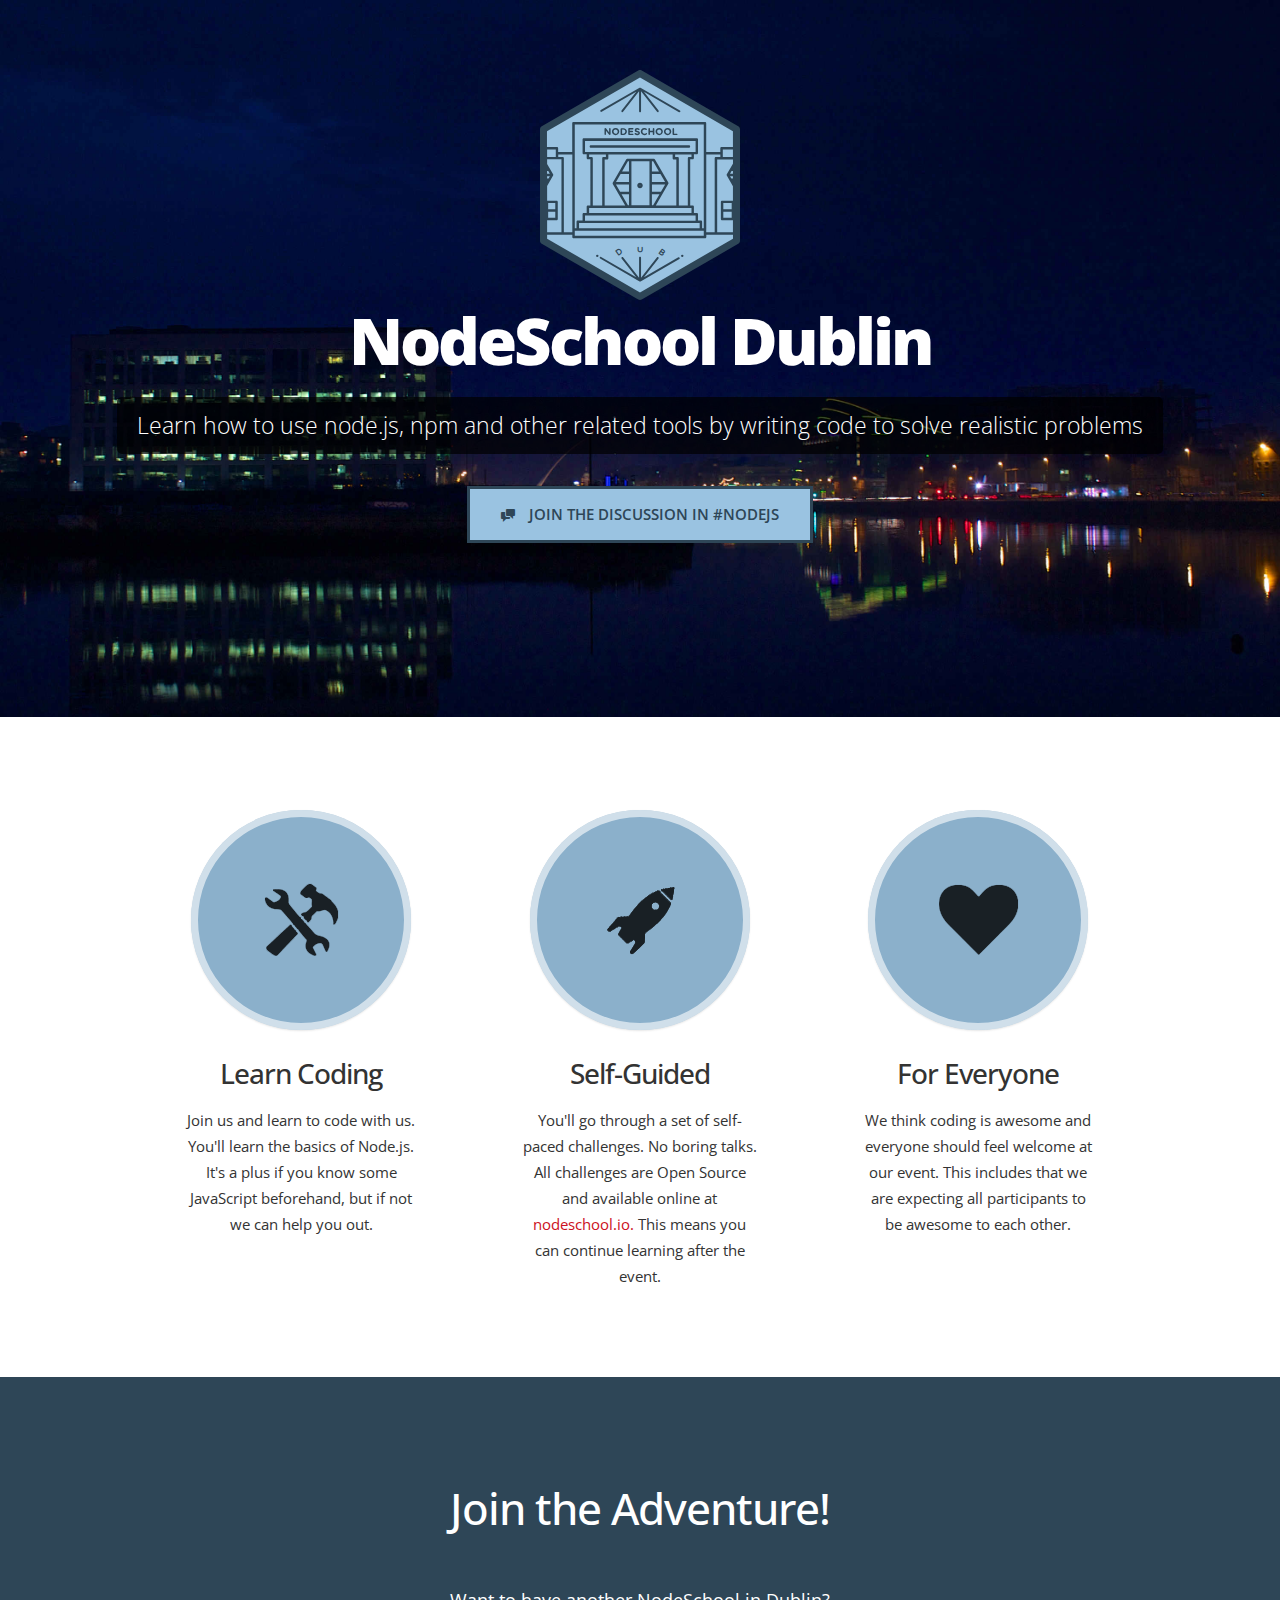
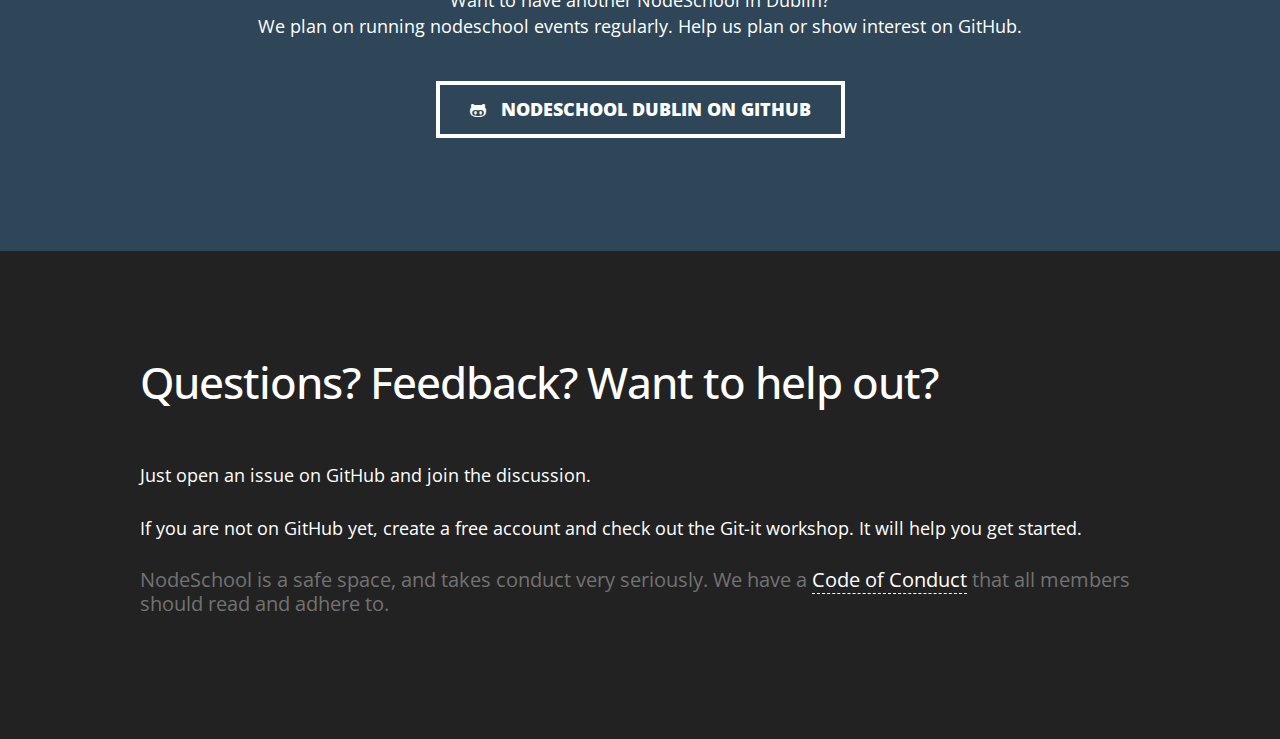
<file: index.html>
<!DOCTYPE html>
<!-- HTML5 Boilerplate -->
<!--[if lt IE 7]>      <html class="no-js lt-ie9 lt-ie8 lt-ie7"> <![endif]-->
<!--[if IE 7]>         <html class="no-js lt-ie9 lt-ie8"> <![endif]-->
<!--[if IE 8]>         <html class="no-js lt-ie9"> <![endif]-->
<!--[if gt IE 8]><!--> <html class="no-js"> <!--<![endif]-->
<head>
  <meta charset="utf-8">
  <meta http-equiv="X-UA-Compatible" content="IE=edge,chrome=1">

  <title>nodeschool - Dublin chapter</title>
  <meta name="description"
        content="nodeschool - Learn and help Node JS - Learn Help contribute">
  <meta name="author" content="Richard Littauer (ht John Fenton)">
  <meta http-equiv="cleartype" content="on">

  <link rel="shortcut icon" href="favicon.ico">

  <!-- Responsive -->
  <meta name="HandheldFriendly" content="True">
  <meta name="MobileOptimized" content="320">
  <meta name="viewport" content="width=device-width, initial-scale=1.0">

  <!-- Stylesheets -->
  <link href='http://fonts.googleapis.com/css?family=Open+Sans:300,700,800,400'
        rel='stylesheet' type='text/css'>
  <link rel="stylesheet" href="css/html5reset.css" media="all">
  <link rel="stylesheet" href="css/style.css" media="all">
  <link rel="stylesheet" href="css/col.css" media="all">
  <link rel="stylesheet" href="css/2cols.css" media="all">
  <link rel="stylesheet" href="css/3cols.css" media="all">
  <link rel="stylesheet" href="css/4cols.css" media="all">

  <!-- Octicons -->
  <link rel="stylesheet" href="octicons/octicons.css">

  <!-- Responsive Stylesheets -->
  <link rel="stylesheet"
        media="only screen and (max-width: 1024px) and (min-width: 769px)"
        href="css/1024.css">
  <link rel="stylesheet"
        media="only screen and (max-width: 768px) and (min-width: 481px)"
        href="css/768.css">
  <link rel="stylesheet"
        media="only screen and (max-width: 480px)"
        href="css/480.css">
  <!-- All JavaScript at the bottom, except for Modernizr which enables HTML5 elements and feature detects -->
  <script src="js/modernizr-2.5.3-min.js"></script>
</head>
<body>
  <div id="skiptomain"><a href="#maincontent">skip to main content</a></div>
  <div id="wrapper">
    <div id="headcontainer">
      <header>
        <h1>
          <img src="images/dublin-badge.svg" alt="NodeSchool Dublin Sticker"/><br/>
          NodeSchool Dublin
        </h1>
        <h2>
          Learn how to use node.js, npm and other related tools by writing code to solve realistic problems
        </h2>
        <a class='header-button' href="https://slackin-itc.herokuapp.com/ ">
          <span class="octicon octicon-comment-discussion"></span> Join the discussion in #nodejs
        </a>
      </header>
    </div>
    <div id="maincontentcontainer">
      <div id="maincontent">
        <div class="section group pillars">
          <div class="col span_1_of_3">
            <div class="ch-grid">
              <span>
                <div class="ch-item ch-img-1">
                  <div class="ch-info">
                    <img src="images/learn-big.png" class="big"/>
                  </div>
                </div>
              </span>
            </div>
            <h3>Learn Coding</h3>
            <p>Join us and learn to code with us. You'll learn the
            basics of Node.js. It's a plus if you know some JavaScript
            beforehand, but if not we can help you out.</p>
          </div>
          <div class="col span_1_of_3">
            <div class="ch-grid">
              <span>
                <div class="ch-item ch-img-2">
                  <div class="ch-info">
                    <img src="images/self-guided-big.png" class="big"/>
                  </div>
                </div>
              </span>
            </div>
            <h3>Self-Guided</h3>
            <p>You'll go through a set of self-paced challenges.
            No boring talks. All challenges are Open Source and available online
            at <a href="http://nodeschool.io/" target="_blank">nodeschool.io.</a>
            This means you can continue learning after the event.</p>
          </div>
          <div class="col span_1_of_3">
            <div class="ch-grid">
              <span>
                <div class="ch-item ch-img-3">
                  <div class="ch-info">
                    <img src="images/everyone-big.png" class="big"/>
                  </div>
                </div>
              </span>
            </div>
            <h3>For Everyone</h3>
            <p>We think coding is awesome and everyone should feel welcome at
            our event. This includes that we are expecting all participants to
            be awesome to each other.</p>
          </div>
        </div>
      </div>
        <div class="nextthing">
          <div id="maincontent">
            <div class="section group">
              <h3>Join the Adventure!</h3>

              <p>Want to have another NodeSchool in Dublin?<br/>We plan on
              running nodeschool events regularly. Help us plan
              or show interest on GitHub.</p>
              <a href="https://github.com/nodeschool/dublin"><span class="octicon octicon-octoface"></span> NodeSchool Dublin on Github</a>

            </div>
          </div>
        </div>
        <div class="questions">
          <div id="maincontent">
            <div class="section group">
              <h3>Questions? Feedback? Want to help out?</h3>
              <p>Just open an issue on GitHub and join the discussion.</p>
              <p>If you are not on GitHub yet, create a free account and check
              out the Git-it workshop. It will help you get started.</p>
              <h4>NodeSchool is a safe space, and takes conduct very seriously. We have a <a href="https://github.com/nodeschool/dublin/blob/gh-pages/CodeOfConduct.md">Code of Conduct</a> that all members should read and adhere to.</h4>
            </div>
          </div>
        </div>
      </div>
    </div>
  </div>
  <!-- JavaScript at the bottom for fast page loading -->
  <!-- Grab Google CDN's jQuery, with a protocol relative URL; fall back to local if necessary -->
  <script src="https://ajax.googleapis.com/ajax/libs/jquery/1.7.2/jquery.min.js"></script>
  <script>window.jQuery || document.write('<script src="js/jquery-1.7.2.min.js"><\/script>')</script>
  <!--[if (lt IE 9) & (!IEMobile)]>
  <script src="js/selectivizr-min.js"></script>
  <![endif]-->
  <!-- More Scripts-->
  <script src="js/responsivegridsystem.js"></script>
</body>
</html>
</file>
<file: css/style.css>
/* PALETTE
** Red: #2e4657
** Yellow: #9ac3e1
*/


/* BASIC PAGE SETUP ============================================================================= */

body {
margin : 0 auto;
padding : 0;
font : 100%/1.4 Open Sans, verdana, arial, helvetica, helve, sans-serif;
color : #000;
text-align: center;
background: #fff;
}

button,
input,
select,
textarea {
font-family :Open Sans , verdana, arial, helvetica, helve, sans-serif;
color : #333; }

/*  HEADINGS  ============================================================================= */

h1, h2, h3, h4, h5, h6 {
font-family: Open Sans, verdana, arial, helvetica, helve, sans-serif;
font-weight : normal;
margin-top: 10px;
}

h1 {
font-family: Open Sans, verdana, arial, helvetica, helve, sans-serif;
margin-bottom : 0.2em;
font-size : 5em; /* 96 / 16 */
font-weight:800;
line-height : 1;
letter-spacing:-3px;
}

h1 img {
	width: 200px;
}

.fword { opacity:.6; }

h2 {
margin-bottom : .5em;
margin-top : .5em;
font-size : 1.75em; /* 40 / 16 */
line-height : 1.2;
font-weight:300;
background: rgba(0,0,0,.7);
border-radius: 5px;
padding: 15px 20px;
display: inline-block;
}

h2 a { color:#fff; text-decoration:underline; }

h3 {
color: #333;
margin-bottom : 0.3em;
letter-spacing: -1px;
font-size : 1.75em; /* 28 / 16 */
line-height : 1.3; }


h4 {
color: #727272;
margin-bottom : 0.5em;
font-size : 1.5em; /* 24 / 16  */
line-height : 1.25; }

	footer h4 {
		color: #ccc;
	}

h5 {
color: #555;
margin-bottom : 1.25em;
font-size : 1em; /* 20 / 16 */ }

h6 {
color: #666;
font-size : 1em; /* 16 / 16  */ }

/*  TYPOGRAPHY  ============================================================================= */

p, ol, ul, dl, address {
margin-bottom : 1.5em;
font-size : 1em; /* 16 / 16 = 1 */ }

p {
hyphens : auto;  }


p.introtext {
font-family:  Open Sans, verdana, arial, helvetica, helve, sans-serif;
font-size : 2.5em; /* 40 / 16 */
color: #333;
line-height: 1.4em;
letter-spacing: -1px;
margin-bottom: 0.5em;
}


p.handwritten {
font-family: Open Sans, verdana, arial, helvetica, helve, sans-serif;
font-size: 1.375em; /* 24 / 16 */
line-height: 1.8em;
margin-bottom: 0.3em;
color: #666;
}

p.center {
text-align: center;
}


.and {
font-family: GoudyBookletter1911Regular, Georgia, Times New Roman, sans-serif;
font-size: 1.5em; /* 24 / 16 */
}

.heart {
font-size: 1.5em; /* 24 / 16 */
}

ul,
ol {
margin : 0 0 1.5em 0;
padding : 0 0 0 24px; }

li ul,
li ol {
margin : 0;
font-size : 1em; /* 16 / 16 = 1 */ }

dl,
dd {
margin-bottom : 1.5em; }

dt {
font-weight : normal; }

b, strong {
font-weight : bold; }

hr {
display : block;
margin : 1em 0;
padding : 0;
height : 1px;
border : 0;
border-top : 1px solid #ccc;
}

small {
font-size : 1em; /* 16 / 16 = 1 */ }

sub, sup {
font-size : 75%;
line-height : 0;
position : relative;
vertical-align : baseline; }

sup {
top : -.5em; }

sub {
bottom : -.25em; }

.subtext {
	color: #666;
	}

/* LINKS =============================================================================  */

a span.octicon {
	margin-right: 10px;
}

a img.socialicon {
	vertical-align: middle;
}

a {
color : #cc1122;
-webkit-transition: all 0.3s ease;
-moz-transition: all 0.3s ease;
-o-transition: all 0.3s ease;
transition: all 0.3s ease;
text-decoration: none;
}

a:visited {
color : #2e4657; }

a:focus {
outline : thin dotted;
color : rgb(0,0,0); }

a:hover,
a:active {
outline : 0;
color : #dd2233;
}

.questions a {
	color: #ffffff;
	border-bottom: 1px dashed #ffffff;
}

footer a {
color : #ffffff;
-webkit-transition: all 0.3s ease;
-moz-transition: all 0.3s ease;
-o-transition: all 0.3s ease;
transition: all 0.3s ease;
}

footer a:visited {
color : #fff; }

footer a:focus {
outline : thin dotted;
color : rgb(0,0,0); }

footer a:hover,
footer a:active {
outline : 0;
color : #fff;
}


/* IMAGES ============================================================================= */

img {
border : 0;
max-width: 100%;
height: auto;
width: auto\9; /* ie8 */
}

img.floatleft { float: left; margin: 0 10px 0 0; }
img.floatright { float: right; margin: 0 0 0 10px; }


/* TABLES ============================================================================= */

table {
border-collapse : collapse;
border-spacing : 0;
margin-bottom : 1.4em;
width : 100%; }

th, td, caption {
padding : .25em 10px .25em 5px; }

tfoot {
font-style : italic; }

caption {
background-color : transparent; }

/* FORMS ============================================================================= */

form {
margin : 0; }

fieldset {
margin-bottom : 1.5em;
padding : 0;
border-width : 0; }

legend {
*margin-left : -7px;
padding : 0;
border-width : 0; }

label{
font-weight : normal;
cursor : pointer;
display:block;
margin:0;
position:relative;
top:0;
left:0;
}

	label.inline{
	display:inline;
	margin:0;
	}

	label span{
	color:#666;
	font-size:0.9em;
	}

	label span.right{
	position:absolute;
	bottom:0;
	right:1em;
	text-align:right;
	}

	label.disabled{
	color:#ccc;
	}


button,
search,
input,
select,
textarea {
font-size : 100%;
margin : 0;
vertical-align : baseline;
*vertical-align : middle; }

button, input {
line-height : normal;
*overflow : visible; }

button,
input[type="button"],
input[type="reset"],
input[type="submit"] {
padding: 0.5em 1em;
margin: 0;
cursor : pointer;
text-shadow:0 1px 0 #fff;
}

input[type="checkbox"],
input[type="radio"] {
box-sizing : border-box; }

input[type="search"] {
	box-sizing : content-box;
}

button::-moz-focus-inner,
input::-moz-focus-inner {
padding : 0;
border : 0;  }

input{
margin:0;
border:1px solid #ccc;
font-size:1em;
padding:5px;
-moz-border-radius:5px;
-webkit-border-radius:5px;
border-radius:5px;
background:#fff;
-moz-box-shadow:inset 0px 0px 6px #ccc;
-webkit-box-shadow:inset 0px 1px 6px #ccc;
box-shadow:inset 0px 1px 6px #ccc;
}

	input::-webkit-input-placeholder,
	input:-moz-placeholder,
	.placeholder{
	color:#bbb;
	}

	input::-moz-focus-inner {border:0;}

	input[disabled="disabled"], input.disabled{
	color:#999;
	background:#f5f5f5;
	-moz-box-shadow:inset 0px 0px 2px #ddd;
	-webkit-box-shadow:inset 0px 1px 2px #ddd;
	box-shadow:inset 0px 1px 2px #ddd;
	}


/* Colors for form validity */
input:valid,
textarea:valid   {
/* Styles */ }

input:invalid,
textarea:invalid {
-webkit-box-shadow : 0 0 2px #f00;
-moz-box-shadow : 0 0 2px #f00;
box-shadow : 0 0 2px #f00; }

.no-boxshadow input:invalid,
.no-boxshadow textarea:invalid {
background-color : #ccc; }



/*  MAIN LAYOUT	============================================================================= */

#skiptomain { display: none; }

#wrapper {
	width: 100%;
	position: relative;
	text-align: left;
}

	#headcontainer {
		width: 100%;
		background: url(../images/header-opt.jpg) no-repeat  top;
		background-attachment:fixed;
		-webkit-background-size: cover;
		-moz-background-size: cover;
		-o-background-size: cover;
		background-size: cover;
		background-color: rgb(5, 7, 41);
	}

	 #headcontainer a { color:#fff; }

	 #headcontainer a.location {text-decoration:none;border-bottom:1px dashed #fff}

		header {
			clear: both;
			width: 100%; /* 1000px / 1250px */
			font-size: 0.8125em; /* 13 / 16 */
			margin: 0 auto;
			padding: 60px 0 154px;
			position: relative;
			color: #fff;
			text-align: center;
		}




	#maincontentcontainer {
		width: 100%;
	}

		.standardcontainer {

		}

		.darkcontainer {
			background: rgba(102, 102, 102, 0.05);
		}

		.lightcontainer {
			background: rgba(255, 255, 255, 0.33);
		}

			#maincontent{
				clear: both;
				width: 80%; /* 1000px / 1250px */
				font-size: 0.8125em; /* 13 / 16 */
				max-width: 1000px; /* 1200px / 13 */
				margin: 0 auto;
				padding: 1em 0px;
				color: #333;
				line-height: 1.5em;
				position: relative;
			}

			.maincontent{
				clear: both;
				width: 80%; /* 1000px / 1250px */
				font-size: 0.8125em; /* 13 / 16 */
				max-width: 92.3em; /* 1200px / 13 */
				margin: 0 auto;
				padding: 1em 0px;
				color: #333;
				line-height: 1.5em;
				position: relative;
			}

	#footercontainer {
		width: 100%;
		border-top: 1px solid #000;
		background: #222 url(/images/footerback.png) left top;
	}

		footer {
			clear: both;
			width: 80%; /* 1000px / 1250px */
			font-size: 0.8125em; /* 13 / 16 */
			max-width: 92.3em; /* 1200px / 13 */
			margin: 0 auto;
			padding: 20px 0px 10px 0px;
			color: #999;
		}

		footer strong {
			font-size: 1.077em; /* 14 / 13 */
			color: #aaa;
		}


		footer a:link, footer a:visited { color: #999; text-decoration: underline; }
		footer a:hover { color: #fff; text-decoration: underline; }

		ul.pagefooterlist, ul.pagefooterlistimages {
			display: block;
			float: left;
			margin: 0px;
			padding: 0px;
			list-style: none;
		}

		ul.pagefooterlist li, ul.pagefooterlistimages li {
			clear: left;
			margin: 0px;
			padding: 0px 0px 3px 0px;
			display: block;
			line-height: 1.5em;
			font-weight: normal;
			background: none;

		}

		ul.pagefooterlistimages li {
			height: 34px;
		}


		ul.pagefooterlistimages li img {
			padding: 5px 5px 5px 0px;
			vertical-align: middle;
			opacity: 0.75;
			-ms-filter: "progid:DXImageTransform.Microsoft.Alpha(Opacity=75)";
			filter: alpha( opacity  = 75);
			-webkit-transition: all 0.3s ease;
			-moz-transition: all 0.3s ease;
			-o-transition: all 0.3s ease;
			transition: all 0.3s ease;
		}

		ul.pagefooterlistimages li a
		{
			text-decoration: none;
		}

		ul.pagefooterlistimages li a:hover img {
			opacity: 1.0;
			-ms-filter: "progid:DXImageTransform.Microsoft.Alpha(Opacity=100)";
			filter: alpha( opacity  = 100);
		}

			#smallprint {
				margin-top: 20px;
				line-height: 1.4em;
				text-align: center;
				color: #999;
				font-size: 0.923em; /* 12 / 13 */
			}

			#smallprint p{
				vertical-align: middle;
			}

			#smallprint .twitter-follow-button{
				margin-left: 1em;
				vertical-align: middle;
			}

			#smallprint img {
				margin: 0px 10px 15px 0px;
				vertical-align: middle;
				opacity: 0.5;
				-ms-filter: "progid:DXImageTransform.Microsoft.Alpha(Opacity=50)";
				filter: alpha( opacity  = 50);
				-webkit-transition: all 0.3s ease;
				-moz-transition: all 0.3s ease;
				-o-transition: all 0.3s ease;
				transition: all 0.3s ease;
			}


			#smallprint a:hover img {
				opacity: 1.0;
				-ms-filter: "progid:DXImageTransform.Microsoft.Alpha(Opacity=100)";
				filter: alpha( opacity  = 100);
			}

			#smallprint a:link, #smallprint a:visited { color: #999; text-decoration: none; }
			#smallprint a:hover { color: #999; text-decoration: underline; }


/* Circles   ============================================================================= */

.ch-grid {
	margin: 20px 0 0 0;
	padding: 0;
	list-style: none;
	display: block;
	text-align: center;
	width: 100%;
}

.ch-grid:after,
.ch-item:before {
	content: '';
    display: table;
}

.ch-grid:after {
	clear: both;
}

.ch-grid span {
	width: 220px;
	height: 220px;
	display: inline-block;
	margin: 20px;
}

.ch-item {
	width: 100%;
	height: 100%;
	border-radius: 50%;
	position: relative;
	cursor: default;
	box-shadow:
		inset 0 0 0 0 rgba(46, 70, 87, 0.4),
		inset 0 0 0 7px rgba(255,255,255,0.6),
		0 1px 2px rgba(0,0,0,0.1);

	-webkit-transition: all 0.4s ease-in-out;
	-moz-transition: all 0.4s ease-in-out;
	-o-transition: all 0.4s ease-in-out;
	-ms-transition: all 0.4s ease-in-out;
	transition: all 0.4s ease-in-out;
}

.ch-img-1 {
	background-image: url(../images/learn.png);
}

.ch-img-2 {
	background-image: url(../images/self-guided.png);
}

.ch-img-3 {
	background-image: url(../images/everyone.png);
}

.ch-info {
	position: absolute;
	width: 100%;
	height: 100%;
	border-radius: 50%;
	opacity: 0;

	-webkit-transition: all 0.4s ease-in-out;
	-moz-transition: all 0.4s ease-in-out;
	-o-transition: all 0.4s ease-in-out;
	-ms-transition: all 0.4s ease-in-out;
	transition: all 0.4s ease-in-out;

	-webkit-transform: scale(0);
	-moz-transform: scale(0);
	-o-transform: scale(0);
	-ms-transform: scale(0);
	transform: scale(0);

	-webkit-backface-visibility: hidden; /*for a smooth font */

}

.ch-info .big {
	position: relative;
	margin: 0 67px;
	padding: 60px 0 0 0;
	height: 94px;
}

.ch-info p {
	color: #fff;
	padding: 10px 5px;
	font-style: italic;
	margin: 0 30px;
	font-size: 12px;
	border-top: 1px solid rgba(255,255,255,0.5);
}

.ch-info p a {
	display: block;
	color: #fff;
	color: rgba(255,255,255,0.7);
	font-style: normal;
	font-weight: 700;
	text-transform: uppercase;
	font-size: 9px;
	letter-spacing: 1px;
	padding-top: 4px;
	font-family: 'Open Sans', Arial, sans-serif;
}

.ch-info p a:hover {
	color: #fff222;
	color: rgba(255,242,34, 0.8);
}

.ch-item:hover {
	box-shadow:
		inset 0 0 0 110px rgba(46, 70, 87, 1),
		inset 0 0 0 16px rgba(46, 70, 87, 1),
		0 1px 2px rgba(0,0,0,0.1);
}

.ch-item:hover .ch-info {
	opacity: 1;

	-webkit-transform: scale(1);
	-moz-transform: scale(1);
	-o-transform: scale(1);
	-ms-transform: scale(1);
	transform: scale(1);
}
.pillars { margin:30px 0 50px !important; }

.pillars h3 { text-align:center; margin:0 0 15px; font-weight:500; font-size:28px;  }

.pillars p { text-align:center; margin:0 44px 15px; font-size: 15px; line-height: 26px; }

/*  Next thing  ============================================================================= */


.nextthing { width:100%; background:#2e4657; display:block; text-align:center;  }

.nextthing h3 { color:#fff;  margin:90px 0 50px; font-weight:500; font-size:44px;}

.nextthing p { color:#fff; text-align:center; font-size: 18px; line-height: 26px; }

.nextthing a {
	color:#fff;
	padding:15px 30px;
	display: inline-block;
	font-weight:800;
	text-transform:uppercase;
	font-size:18px;
	border:4px #fff solid;
	margin:15px 0 100px;
	-webkit-transition: color 0.5s;
	-moz-transition:color 0.5s;
	-o-transition:color 0.5s;
	-ms-transition:color 0.5s;
	transition:color 0.5s ease; }

.nextthing a:hover { background:#fff; color:#2e4657; }

/*  Questions  ============================================================================= */


.questions { width:100%; background:#222; display:block; padding:0 0 100px;  }

.questions h3 { color:#fff;  margin:90px 0 50px; font-weight:500; font-size:44px;}

.questions p { color:#fff;  font-size: 18px; line-height: 26px;  }

/*  sponsored  ============================================================================= */


.sponsored { width:100%; display:block; padding:0 0 100px; text-align:center; }

.sponsored h3 { color:#444;  margin:90px 0 50px; font-weight:500; font-size:44px;}

}




/*  SECTIONS  ============================================================================= */

.section {
	clear: both;
	padding: 0px;
	margin: 0px;
}


/*  CODE  ============================================================================= */

pre.code {
	padding: 0;
	margin: 0;
	font-family: monospace;
	white-space: pre-wrap;
	font-size: 1.1em;
}

strong.code {
	font-weight: normal;
	font-family: monospace;
	font-size: 1.2em;
}


/*  EXAMPLE  ============================================================================= */

#example .col {
	background: #ccc;
	background: rgba(204, 204, 204, 0.85);

}

/*  SAMPLE  ============================================================================= */

#sample .col {
	background: #ccc;
	padding: 1em 0;
	background: rgba(204, 204, 204, 0.85);

}

/*  CALCUATIONS  ============================================================================= */

#calculated .col {
	background: #ccc;
	padding: 1em 0;
	background: rgba(204, 204, 204, 0.85);

}

/*  NOTES  ============================================================================= */


.note {
	position:relative;
	padding:1em 1.5em;
	margin: 0 0 1em 0;
	background: #fff;
	background: rgba(255, 255, 255, 0.5);
	overflow:hidden;
}

.note:before {
	content:"";
	position:absolute;
	top:0;
	right:0;
	border-width:0 16px 16px 0;
	border-style:solid;
	border-color:transparent transparent #cccccc #cccccc;
	background:#cccccc;
	-webkit-box-shadow:0 1px 1px rgba(0,0,0,0.3), -1px 1px 1px rgba(0,0,0,0.2);
	-moz-box-shadow:0 1px 1px rgba(0,0,0,0.3), -1px 1px 1px rgba(0,0,0,0.2);
	box-shadow:0 1px 1px rgba(0,0,0,0.3), -1px 1px 1px rgba(0,0,0,0.2);
	display:block; width:0; /* Firefox 3.0 damage limitation */
}

.note.rounded {
	-webkit-border-radius:5px 0 5px 5px;
	-moz-border-radius:5px 0 5px 5px;
	border-radius:5px 0 5px 5px;
}

.note.rounded:before {
	border-width:8px;
	border-color:#ff #ff transparent transparent;
	background: url(/images/bodyback.png);
	-webkit-border-bottom-left-radius:5px;
	-moz-border-radius:0 0 0 5px;
	border-radius:0 0 0 5px;
}

/*  SCREENS  ============================================================================= */

.siteimage {
	max-width: 90%;
	padding: 5%;
	margin: 0 0 1em 0;
	background: transparent url(/images/stripe-bg.png);
	-webkit-transition: background 0.3s ease;
	-moz-transition: background 0.3s ease;
	-o-transition: background 0.3s ease;
	transition: background 0.3s ease;
}

.siteimage:hover {
	background: #bbb url(/images/stripe-bg.png);
	position: relative;
	top: -2px;

}

/*  COLUMNS  ============================================================================= */

.twocolumns{
	-moz-column-count: 2;
	-moz-column-gap: 2em;
	-webkit-column-count: 2;
	-webkit-column-gap: 2em;
	column-count: 2;
	column-gap: 2em;
  }

/*  BUTTONS  ============================================================================= */


.button {
	display: inline-block;
	outline: none;
	cursor: pointer;
	text-align: center;
	text-decoration: none;
	font-weight: normal;
	color: #fff;
	padding: .5em 1em;
	margin: 1px;
	-webkit-border-radius: 5px;
	-moz-border-radius: 5px;
	border-radius: 5px;
	-webkit-box-shadow: 0 1px 2px rgba(0,0,0,.2);
	-moz-box-shadow: 0 1px 2px rgba(0,0,0,.2);
	box-shadow: 0 1px 2px rgba(0,0,0,.2);
	background: #cc1122 url(/images/glass.png) repeat-x 0 50%;
	-webkit-transition: all 0.3s ease;
	-moz-transition: all 0.3s ease;
	-o-transition: all 0.3s ease;
	transition: all 0.3s ease;
	font-size : 1.1em;

}
.button:hover {
	background: #dd2233 url(/images/glass.png) repeat-x 0 50%;
	color: #fff;
	text-decoration: none;
}
.button:active {
	background: #dd2233 url(/images/glass.png) repeat-x 0 50%;
	color: #fff;
	position: relative;
	top: 1px;
}
.button:visited {
	color : #fff;
}



/*  GLOBAL OBJECTS ============================================================================= */

.breaker { clear: both; }

.group:before,
.group:after {
    content:"";
    display:table;
}
.group:after {
    clear:both;
}
.group {
    zoom:1; /* For IE 6/7 (trigger hasLayout) */
}


.floatleft {
    float: left;
}

.floatright {
    float: right;
}


/* VENDOR-SPECIFIC ============================================================================= */

html {
-webkit-overflow-scrolling : touch;
-webkit-tap-highlight-color : rgb(52,158,219);
-webkit-text-size-adjust : 100%;
-ms-text-size-adjust : 100%; }

.clearfix {
zoom : 1; }

::-webkit-selection {
background : #2e4657;
color : rgb(250,250,250);
text-shadow : none; }

::-moz-selection {
background : #2e4657;
color : rgb(250,250,250);
text-shadow : none; }

::selection {
background : #2e4657;
color : rgb(250,250,250);
text-shadow : none; }

button,
input[type="button"],
input[type="reset"],
input[type="submit"] {
-webkit-appearance : button; }

::-webkit-input-placeholder {
font-size : .875em;
line-height : 1.4; }

input:-moz-placeholder {
font-size : .875em;
line-height : 1.4; }

.ie7 img,
.iem7 img {
-ms-interpolation-mode : bicubic; }

input[type="checkbox"],
input[type="radio"] {
box-sizing : border-box; }

input[type="search"] {
-webkit-box-sizing : content-box;
-moz-box-sizing : content-box; }

button::-moz-focus-inner,
input::-moz-focus-inner {
padding : 0;
border : 0; }

p {
/* http://www.w3.org/TR/css3-text/#hyphenation */
-webkit-hyphens : auto;
-webkit-hyphenate-character : "\2010";
-webkit-hyphenate-limit-after : 1;
-webkit-hyphenate-limit-before : 3;
-moz-hyphens : auto; }

#headcontainer .header-button {
	padding: 15px 20px;
	text-decoration: none;
	display: block;
	font-size: 15px;
	font-weight: 300;
	max-width: 300px;
	margin: 20px auto;
	color: #2e4657;
	background-color: #9ac3e1;
	text-transform: uppercase;
	border: 3px solid #2e4657;
	font-weight: 600;
}

#headcontainer .header-button:hover {
		color: #2e4657;
	background-color: #9ac3e1;
	-webkit-transform: scale(1.1);
	-moz-transform: scale(1.1);
	-o-transform: scale(1.1);
	-ms-transform: scale(1.1);
	transform: scale(1.1);
}
</file>
<file: css/col.css>
/*  SECTIONS  ============================================================================= */

.section {
	clear: both;
	padding: 0px;
	margin: 0px;
}

/*  GROUPING  ============================================================================= */


.group:before,
.group:after {
    content:"";
    display:table;
}
.group:after {
    clear:both;
}
.group {
    zoom:1; /* For IE 6/7 (trigger hasLayout) */
}

/*  GRID COLUMN SETUP   ==================================================================== */

.col {
	display: block;
	float:left;
	margin: 1% 0 1% 1.6%;
}

.col:first-child { margin-left: 0; } /* all browsers except IE6 and lower */


/*  REMOVE MARGINS AS ALL GO FULL WIDTH AT 480 PIXELS */

@media only screen and (max-width: 480px) {
	.col { 
		margin: 1% 0 1% 0%;
	}
}
</file>
<file: css/2cols.css>
/*  GRID OF TWO   ============================================================================= */


.span_2_of_2 {
	width: 100%;
}

.span_1_of_2 {
	width: 49.2%;
}

/*  GO FULL WIDTH AT LESS THAN 480 PIXELS */

@media only screen and (max-width: 480px) {
	.span_2_of_2 {
		width: 100%; 
	}
	.span_1_of_2 {
		width: 100%; 
	}
}
</file>
<file: css/3cols.css>
/*  GRID OF THREE   ============================================================================= */


.span_3_of_3 {
	width: 100%;
}

.span_2_of_3 {
	width: 66.13%;
}

.span_1_of_3 {
	width: 32.26%;
}


/*  GO FULL WIDTH AT LESS THAN 480 PIXELS */

@media only screen and (max-width: 480px) {
	.span_3_of_3 {
		width: 100%;
	}
	.span_2_of_3 {
		width: 100%;
	}
	.span_1_of_3 {
		width: 100%;
	}
}
</file>
<file: css/4cols.css>
/*  GRID OF FOUR   ============================================================================= */

	
.span_4_of_4 {
	width: 100%; 
}

.span_3_of_4 {
	width: 74.6%; 
}

.span_2_of_4 {
	width: 49.2%; 
}

.span_1_of_4 {
	width: 23.8%; 
}


/*  GO FULL WIDTH AT LESS THAN 480 PIXELS */

@media only screen and (max-width: 480px) {
	.span_4_of_4 {
		width: 100%; 
	}
	.span_3_of_4 {
		width: 100%; 
	}
	.span_2_of_4 {
		width: 100%; 
	}
	.span_1_of_4 {
		width: 100%; 
	}
}
</file>
<file: octicons/octicons.css>
@font-face {
  font-family: 'octicons';
  src: url('octicons.eot?#iefix') format('embedded-opentype'),
       url('octicons.woff') format('woff'),
       url('octicons.ttf') format('truetype'),
       url('octicons.svg#octicons') format('svg');
  font-weight: normal;
  font-style: normal;
}

/*

.octicon is optimized for 16px.
.mega-octicon is optimized for 32px but can be used larger.

*/
.octicon, .mega-octicon {
  font: normal normal normal 16px/1 octicons;
  display: inline-block;
  text-decoration: none;
  text-rendering: auto;
  -webkit-font-smoothing: antialiased;
  -moz-osx-font-smoothing: grayscale;
  -webkit-user-select: none;
  -moz-user-select: none;
  -ms-user-select: none;
  user-select: none;
}
.mega-octicon { font-size: 32px; }

.octicon-alert:before { content: '\f02d'} /*  */
.octicon-alignment-align:before { content: '\f08a'} /*  */
.octicon-alignment-aligned-to:before { content: '\f08e'} /*  */
.octicon-alignment-unalign:before { content: '\f08b'} /*  */
.octicon-arrow-down:before { content: '\f03f'} /*  */
.octicon-arrow-left:before { content: '\f040'} /*  */
.octicon-arrow-right:before { content: '\f03e'} /*  */
.octicon-arrow-small-down:before { content: '\f0a0'} /*  */
.octicon-arrow-small-left:before { content: '\f0a1'} /*  */
.octicon-arrow-small-right:before { content: '\f071'} /*  */
.octicon-arrow-small-up:before { content: '\f09f'} /*  */
.octicon-arrow-up:before { content: '\f03d'} /*  */
.octicon-beer:before { content: '\f069'} /*  */
.octicon-book:before { content: '\f007'} /*  */
.octicon-bookmark:before { content: '\f07b'} /*  */
.octicon-briefcase:before { content: '\f0d3'} /*  */
.octicon-broadcast:before { content: '\f048'} /*  */
.octicon-browser:before { content: '\f0c5'} /*  */
.octicon-bug:before { content: '\f091'} /*  */
.octicon-calendar:before { content: '\f068'} /*  */
.octicon-check:before { content: '\f03a'} /*  */
.octicon-checklist:before { content: '\f076'} /*  */
.octicon-chevron-down:before { content: '\f0a3'} /*  */
.octicon-chevron-left:before { content: '\f0a4'} /*  */
.octicon-chevron-right:before { content: '\f078'} /*  */
.octicon-chevron-up:before { content: '\f0a2'} /*  */
.octicon-circle-slash:before { content: '\f084'} /*  */
.octicon-circuit-board:before { content: '\f0d6'} /*  */
.octicon-clippy:before { content: '\f035'} /*  */
.octicon-clock:before { content: '\f046'} /*  */
.octicon-cloud-download:before { content: '\f00b'} /*  */
.octicon-cloud-upload:before { content: '\f00c'} /*  */
.octicon-code:before { content: '\f05f'} /*  */
.octicon-color-mode:before { content: '\f065'} /*  */
.octicon-comment-add:before,
.octicon-comment:before { content: '\f02b'} /*  */
.octicon-comment-discussion:before { content: '\f04f'} /*  */
.octicon-credit-card:before { content: '\f045'} /*  */
.octicon-dash:before { content: '\f0ca'} /*  */
.octicon-dashboard:before { content: '\f07d'} /*  */
.octicon-database:before { content: '\f096'} /*  */
.octicon-device-camera:before { content: '\f056'} /*  */
.octicon-device-camera-video:before { content: '\f057'} /*  */
.octicon-device-desktop:before { content: '\f27c'} /*  */
.octicon-device-mobile:before { content: '\f038'} /*  */
.octicon-diff:before { content: '\f04d'} /*  */
.octicon-diff-added:before { content: '\f06b'} /*  */
.octicon-diff-ignored:before { content: '\f099'} /*  */
.octicon-diff-modified:before { content: '\f06d'} /*  */
.octicon-diff-removed:before { content: '\f06c'} /*  */
.octicon-diff-renamed:before { content: '\f06e'} /*  */
.octicon-ellipsis:before { content: '\f09a'} /*  */
.octicon-eye-unwatch:before,
.octicon-eye-watch:before,
.octicon-eye:before { content: '\f04e'} /*  */
.octicon-file-binary:before { content: '\f094'} /*  */
.octicon-file-code:before { content: '\f010'} /*  */
.octicon-file-directory:before { content: '\f016'} /*  */
.octicon-file-media:before { content: '\f012'} /*  */
.octicon-file-pdf:before { content: '\f014'} /*  */
.octicon-file-submodule:before { content: '\f017'} /*  */
.octicon-file-symlink-directory:before { content: '\f0b1'} /*  */
.octicon-file-symlink-file:before { content: '\f0b0'} /*  */
.octicon-file-text:before { content: '\f011'} /*  */
.octicon-file-zip:before { content: '\f013'} /*  */
.octicon-flame:before { content: '\f0d2'} /*  */
.octicon-fold:before { content: '\f0cc'} /*  */
.octicon-gear:before { content: '\f02f'} /*  */
.octicon-gift:before { content: '\f042'} /*  */
.octicon-gist:before { content: '\f00e'} /*  */
.octicon-gist-secret:before { content: '\f08c'} /*  */
.octicon-git-branch-create:before,
.octicon-git-branch-delete:before,
.octicon-git-branch:before { content: '\f020'} /*  */
.octicon-git-commit:before { content: '\f01f'} /*  */
.octicon-git-compare:before { content: '\f0ac'} /*  */
.octicon-git-merge:before { content: '\f023'} /*  */
.octicon-git-pull-request-abandoned:before,
.octicon-git-pull-request:before { content: '\f009'} /*  */
.octicon-globe:before { content: '\f0b6'} /*  */
.octicon-graph:before { content: '\f043'} /*  */
.octicon-heart:before { content: '\2665'} /* ♥ */
.octicon-history:before { content: '\f07e'} /*  */
.octicon-home:before { content: '\f08d'} /*  */
.octicon-horizontal-rule:before { content: '\f070'} /*  */
.octicon-hourglass:before { content: '\f09e'} /*  */
.octicon-hubot:before { content: '\f09d'} /*  */
.octicon-inbox:before { content: '\f0cf'} /*  */
.octicon-info:before { content: '\f059'} /*  */
.octicon-issue-closed:before { content: '\f028'} /*  */
.octicon-issue-opened:before { content: '\f026'} /*  */
.octicon-issue-reopened:before { content: '\f027'} /*  */
.octicon-jersey:before { content: '\f019'} /*  */
.octicon-jump-down:before { content: '\f072'} /*  */
.octicon-jump-left:before { content: '\f0a5'} /*  */
.octicon-jump-right:before { content: '\f0a6'} /*  */
.octicon-jump-up:before { content: '\f073'} /*  */
.octicon-key:before { content: '\f049'} /*  */
.octicon-keyboard:before { content: '\f00d'} /*  */
.octicon-law:before { content: '\f0d8'} /*  */
.octicon-light-bulb:before { content: '\f000'} /*  */
.octicon-link:before { content: '\f05c'} /*  */
.octicon-link-external:before { content: '\f07f'} /*  */
.octicon-list-ordered:before { content: '\f062'} /*  */
.octicon-list-unordered:before { content: '\f061'} /*  */
.octicon-location:before { content: '\f060'} /*  */
.octicon-gist-private:before,
.octicon-mirror-private:before,
.octicon-git-fork-private:before,
.octicon-lock:before { content: '\f06a'} /*  */
.octicon-logo-github:before { content: '\f092'} /*  */
.octicon-mail:before { content: '\f03b'} /*  */
.octicon-mail-read:before { content: '\f03c'} /*  */
.octicon-mail-reply:before { content: '\f051'} /*  */
.octicon-mark-github:before { content: '\f00a'} /*  */
.octicon-markdown:before { content: '\f0c9'} /*  */
.octicon-megaphone:before { content: '\f077'} /*  */
.octicon-mention:before { content: '\f0be'} /*  */
.octicon-microscope:before { content: '\f089'} /*  */
.octicon-milestone:before { content: '\f075'} /*  */
.octicon-mirror-public:before,
.octicon-mirror:before { content: '\f024'} /*  */
.octicon-mortar-board:before { content: '\f0d7'} /*  */
.octicon-move-down:before { content: '\f0a8'} /*  */
.octicon-move-left:before { content: '\f074'} /*  */
.octicon-move-right:before { content: '\f0a9'} /*  */
.octicon-move-up:before { content: '\f0a7'} /*  */
.octicon-mute:before { content: '\f080'} /*  */
.octicon-no-newline:before { content: '\f09c'} /*  */
.octicon-octoface:before { content: '\f008'} /*  */
.octicon-organization:before { content: '\f037'} /*  */
.octicon-package:before { content: '\f0c4'} /*  */
.octicon-paintcan:before { content: '\f0d1'} /*  */
.octicon-pencil:before { content: '\f058'} /*  */
.octicon-person-add:before,
.octicon-person-follow:before,
.octicon-person:before { content: '\f018'} /*  */
.octicon-pin:before { content: '\f041'} /*  */
.octicon-playback-fast-forward:before { content: '\f0bd'} /*  */
.octicon-playback-pause:before { content: '\f0bb'} /*  */
.octicon-playback-play:before { content: '\f0bf'} /*  */
.octicon-playback-rewind:before { content: '\f0bc'} /*  */
.octicon-plug:before { content: '\f0d4'} /*  */
.octicon-repo-create:before,
.octicon-gist-new:before,
.octicon-file-directory-create:before,
.octicon-file-add:before,
.octicon-plus:before { content: '\f05d'} /*  */
.octicon-podium:before { content: '\f0af'} /*  */
.octicon-primitive-dot:before { content: '\f052'} /*  */
.octicon-primitive-square:before { content: '\f053'} /*  */
.octicon-pulse:before { content: '\f085'} /*  */
.octicon-puzzle:before { content: '\f0c0'} /*  */
.octicon-question:before { content: '\f02c'} /*  */
.octicon-quote:before { content: '\f063'} /*  */
.octicon-radio-tower:before { content: '\f030'} /*  */
.octicon-repo-delete:before,
.octicon-repo:before { content: '\f001'} /*  */
.octicon-repo-clone:before { content: '\f04c'} /*  */
.octicon-repo-force-push:before { content: '\f04a'} /*  */
.octicon-gist-fork:before,
.octicon-repo-forked:before { content: '\f002'} /*  */
.octicon-repo-pull:before { content: '\f006'} /*  */
.octicon-repo-push:before { content: '\f005'} /*  */
.octicon-rocket:before { content: '\f033'} /*  */
.octicon-rss:before { content: '\f034'} /*  */
.octicon-ruby:before { content: '\f047'} /*  */
.octicon-screen-full:before { content: '\f066'} /*  */
.octicon-screen-normal:before { content: '\f067'} /*  */
.octicon-search-save:before,
.octicon-search:before { content: '\f02e'} /*  */
.octicon-server:before { content: '\f097'} /*  */
.octicon-settings:before { content: '\f07c'} /*  */
.octicon-log-in:before,
.octicon-sign-in:before { content: '\f036'} /*  */
.octicon-log-out:before,
.octicon-sign-out:before { content: '\f032'} /*  */
.octicon-split:before { content: '\f0c6'} /*  */
.octicon-squirrel:before { content: '\f0b2'} /*  */
.octicon-star-add:before,
.octicon-star-delete:before,
.octicon-star:before { content: '\f02a'} /*  */
.octicon-steps:before { content: '\f0c7'} /*  */
.octicon-stop:before { content: '\f08f'} /*  */
.octicon-repo-sync:before,
.octicon-sync:before { content: '\f087'} /*  */
.octicon-tag-remove:before,
.octicon-tag-add:before,
.octicon-tag:before { content: '\f015'} /*  */
.octicon-telescope:before { content: '\f088'} /*  */
.octicon-terminal:before { content: '\f0c8'} /*  */
.octicon-three-bars:before { content: '\f05e'} /*  */
.octicon-thumbsdown:before { content: '\f0db'} /*  */
.octicon-thumbsup:before { content: '\f0da'} /*  */
.octicon-tools:before { content: '\f031'} /*  */
.octicon-trashcan:before { content: '\f0d0'} /*  */
.octicon-triangle-down:before { content: '\f05b'} /*  */
.octicon-triangle-left:before { content: '\f044'} /*  */
.octicon-triangle-right:before { content: '\f05a'} /*  */
.octicon-triangle-up:before { content: '\f0aa'} /*  */
.octicon-unfold:before { content: '\f039'} /*  */
.octicon-unmute:before { content: '\f0ba'} /*  */
.octicon-versions:before { content: '\f064'} /*  */
.octicon-remove-close:before,
.octicon-x:before { content: '\f081'} /*  */
.octicon-zap:before { content: '\26A1'} /* ⚡ */
</file>
<file: css/1024.css>
/*  MAKE LAYOUT RESPONSIVE at 1024px FOR SMALLER SCREENS ================================================================ */



		header {
			width: 93.75%; /* 960px / 1024px */
		}

		#maincontent{
			width: 93.75%; /* 960px / 1024px */
		}

		.maincontent{
			width: 93.75%; /* 960px / 1024px */
		}

		footer {
			width: 93.75%; /* 960px / 1024px */
		}
</file>
<file: css/768.css>
/*  MAKE LAYOUT RESPONSIVE at 768px FOR IPAD PORTRAIT ================================================================ */

.span_1_of_3 {
	width: 100%;
	margin-left: 0;
}

		header {
			width: 93.75%; /* 720px / 768px */
		}

		#maincontent{
			width: 93.75%; /* 720px / 768px */
		}

		.maincontent{
			width: 93.75%; /* 720px / 768px */
		}

		footer {
			width: 93.75%; /* 720px / 768px */
		}
</file>
<file: css/480.css>
/*  MAKE LAYOUT RESPONSIVE at 480px FOR IPHONE LANDSCAPE ============================================ */

		header {
			width: 93.75%; /* 450px / 480px */
		}

		#maincontent{
			width: 93.75%; /* 450px / 480px */
		}

		.maincontent{
			width: 93.75%; /* 450px / 480px */
		}

		footer {
			width: 93.75%; /* 450px / 480px */
		}


		.span_1_of_3 {
			width: 100%;
			margin-left: 0;
		}

/*  GRID OF EIGHT TURNS INTO A GRID OF FOUR */

.span_8_of_8 {
	width: 100%;
	margin-left: 0;
}

.span_7_of_8 {
	width: 100%;
	margin-left: 0;
}

.span_6_of_8 {
	width: 100%;
	margin-left: 0;
}

.span_5_of_8 {
	width: 100%;
	margin-left: 0;
}

.span_4_of_8 {
	width: 100%;
	margin-left: 0;
}

.span_3_of_8 {
	width: 74.2%;
	margin: 1% 0 1% 3.2%;
}

.span_2_of_8 {
	width: 48.4%;
	margin: 1% 0 1% 3.2%;
}

.span_1_of_8 {
	width: 22.6%;
	margin: 1% 0 1% 3.2%;
}

.span_1_of_8:nth-child(4n+1) {
	clear: both;
	margin-left: 0;
}

/*  Except in the Example and in the Sample */

#example .maincontent .span_8_of_8 {
	width: 100%;
	margin-left: 0;
}
#example .maincontent .span_7_of_8 {
	width: 100%;
	margin-left: 0;
}
#example .maincontent .span_6_of_8 {
	width: 100%;
	margin-left: 0;
}
#example .maincontent .span_5_of_8 {
	width: 100%;
	margin-left: 0;
}
#example .maincontent .span_4_of_8 {
	width: 100%;
	margin-left: 0;
}
#example .maincontent .span_3_of_8 {
	width: 100%;
	margin-left: 0;
}
#example .maincontent .span_2_of_8 {
	width: 100%%;
	margin-left: 0;
}
#example .maincontent .span_1_of_8 {
	width: 100%;
	margin-left: 0;
}

#sample .maincontent .span_8_of_8 {
	width: 100%;
	margin-left: 0;
}
#sample .maincontent .span_7_of_8 {
	width: 100%;
	margin-left: 0;
}
#sample .maincontent .span_6_of_8 {
	width: 100%;
	margin-left: 0;
}
#sample .maincontent .span_5_of_8 {
	width: 100%;
	margin-left: 0;
}
#sample .maincontent .span_4_of_8 {
	width: 100%;
	margin-left: 0;
}
#sample .maincontent .span_3_of_8 {
	width: 100%;
	margin-left: 0;
}
#sample .maincontent .span_2_of_8 {
	width: 100%%;
	margin-left: 0;
}
#sample .maincontent .span_1_of_8 {
	width: 100%;
	margin-left: 0;
}
</file>
